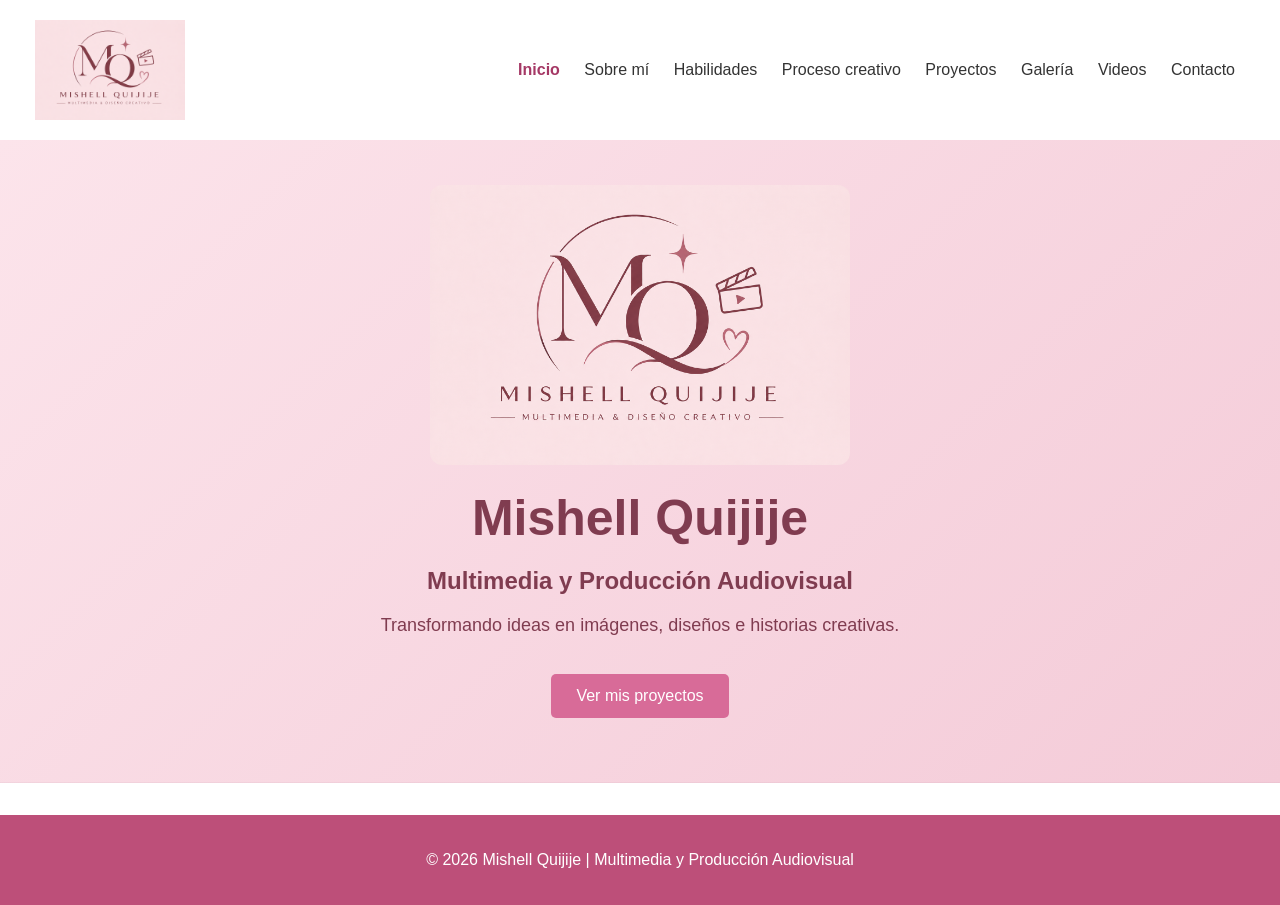
<file: index.html>
<!DOCTYPE html>
<html lang="es">
<head>
    <meta charset="UTF-8">
    <title>Mi portafolio</title>
    <meta http-equiv="refresh"
    content="0; url=Portafolio_Mishell_Multipagina/index.html">
</head>
<body>
    <a href="Portafolio_Mishell_Multipagina/index.html">
        Ver mi portafolio
    </a>
</body>
</html>
</file>
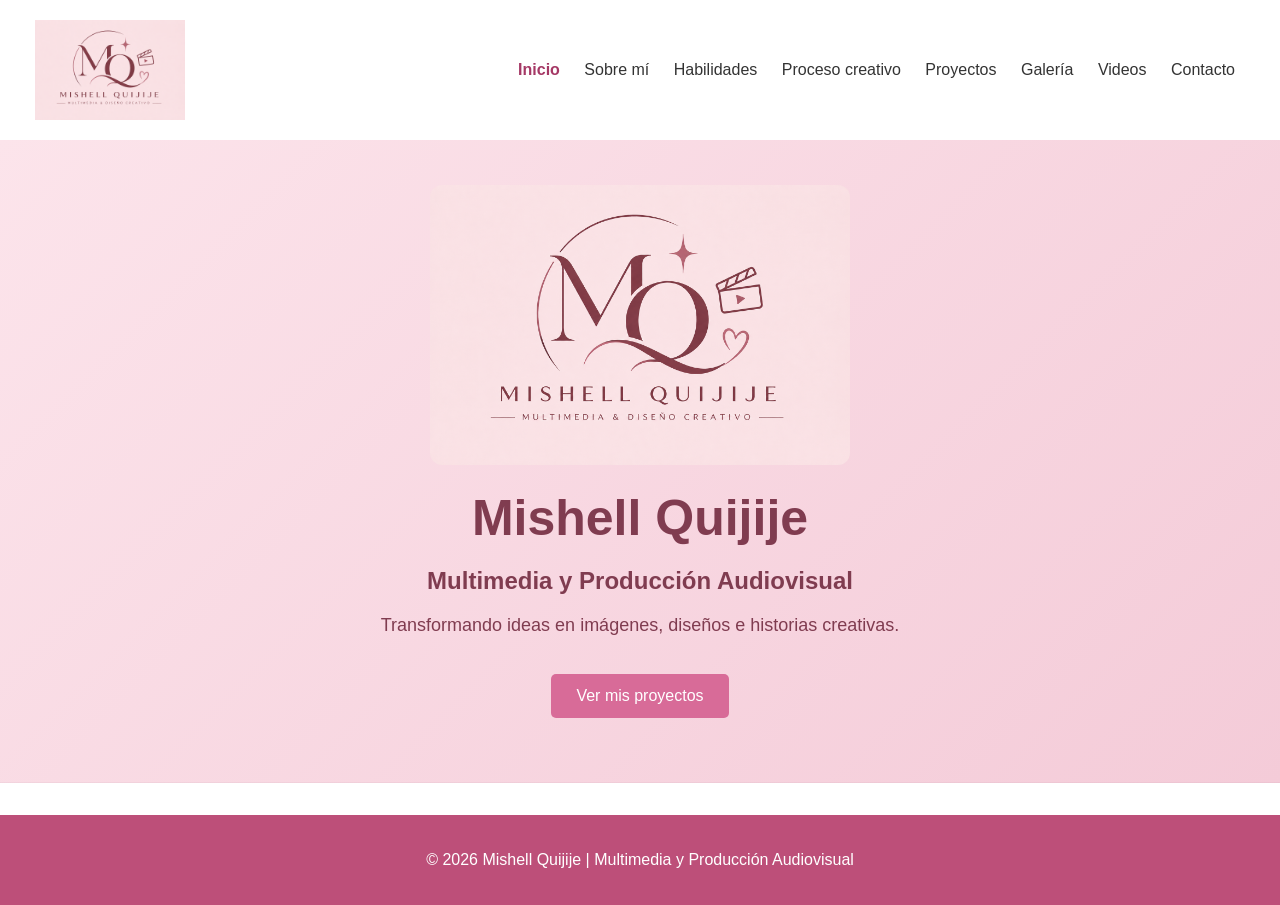
<file: Portafolio_Mishell_Multipagina/index.html>
<!DOCTYPE html>
<html lang="es">
 <head>
  <meta charset="utf-8"/>
  <meta content="width=device-width, initial-scale=1.0" name="viewport"/>
  <title>
   Inicio | Mishell Quijije
  </title>
  <link href="estilos.css" rel="stylesheet"/>
 </head>
 <body>
  <header>
   <a href="index.html">
    <img alt="Marca personal MQ" class="logo" src="assets/logo.png"/>
   </a>
   <nav>
    <a class="activo" href="index.html">
     Inicio
    </a>
    <a href="sobre-mi.html">
     Sobre mí
    </a>
    <a href="habilidades.html">
     Habilidades
    </a>
    <a href="proceso.html">
     Proceso creativo
    </a>
    <a href="proyectos.html">
     Proyectos
    </a>
    <a href="galeria.html">
     Galería
    </a>
    <a href="videos.html">
     Videos
    </a>
    <a href="contacto.html">
     Contacto
    </a>
   </nav>
  </header>
  <main>
   <section class="hero" id="inicio">
    <img alt="Identidad visual personal" class="marca" src="assets/logo.png">
     <h1>
      Mishell Quijije
     </h1>
     <h2>
      Multimedia y Producción Audiovisual
     </h2>
     <p>
      Transformando ideas en imágenes, diseños e historias creativas.
     </p>
     <a class="boton" href="proyectos.html">
      Ver mis proyectos
     </a>
    </img>
   </section>
  </main>
  <footer>
   <p>
    © 2026 Mishell Quijije | Multimedia y Producción Audiovisual
   </p>
  </footer>
 </body>
</html>
</file>
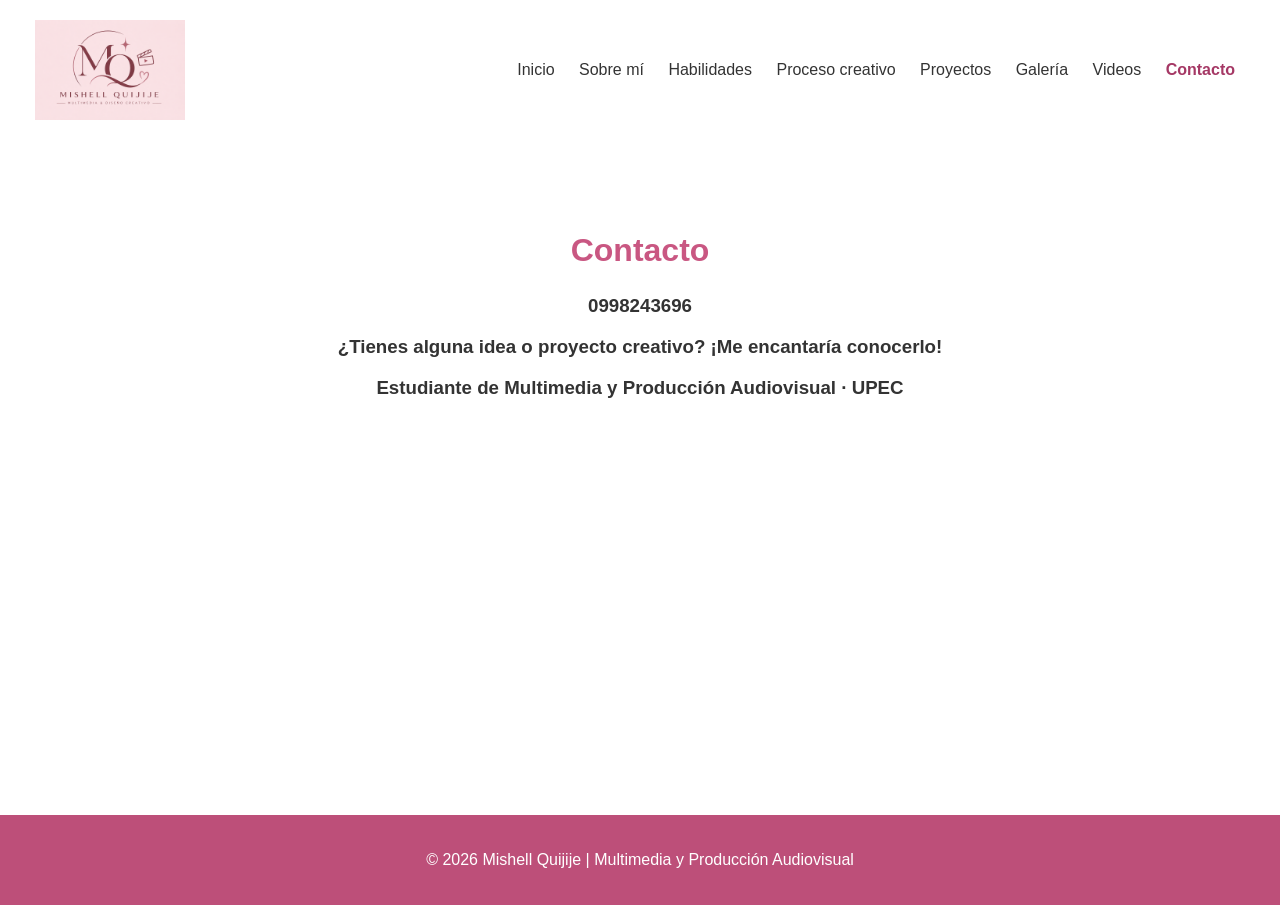
<file: Portafolio_Mishell_Multipagina/contacto.html>
<!DOCTYPE html>
<html lang="es">
 <head>
  <meta charset="utf-8"/>
  <meta content="width=device-width, initial-scale=1.0" name="viewport"/>
  <title>
   Contacto | Mishell Quijije
  </title>
  <link href="estilos.css" rel="stylesheet"/>
 </head>
 <body>
  <header>
   <a href="index.html">
    <img alt="Marca personal MQ" class="logo" src="assets/logo.png"/>
   </a>
   <nav>
    <a href="index.html">
     Inicio
    </a>
    <a href="sobre-mi.html">
     Sobre mí
    </a>
    <a href="habilidades.html">
     Habilidades
    </a>
    <a href="proceso.html">
     Proceso creativo
    </a>
    <a href="proyectos.html">
     Proyectos
    </a>
    <a href="galeria.html">
     Galería
    </a>
    <a href="videos.html">
     Videos
    </a>
    <a class="activo" href="contacto.html">
     Contacto
    </a>
   </nav>
  </header>
  <main>
   <section class="seccion" id="contacto">
    <h2>
     Contacto
    </h2>
<h3>
     0998243696

    <p>
     ¿Tienes alguna idea o proyecto creativo? ¡Me encantaría conocerlo!
    </p>
    <p>
     Estudiante de Multimedia y Producción Audiovisual · UPEC
    </p>
   </section>
  </main>
  <footer>
   <p>
    © 2026 Mishell Quijije | Multimedia y Producción Audiovisual
   </p>
  </footer>
 </body>
</html>
</file>
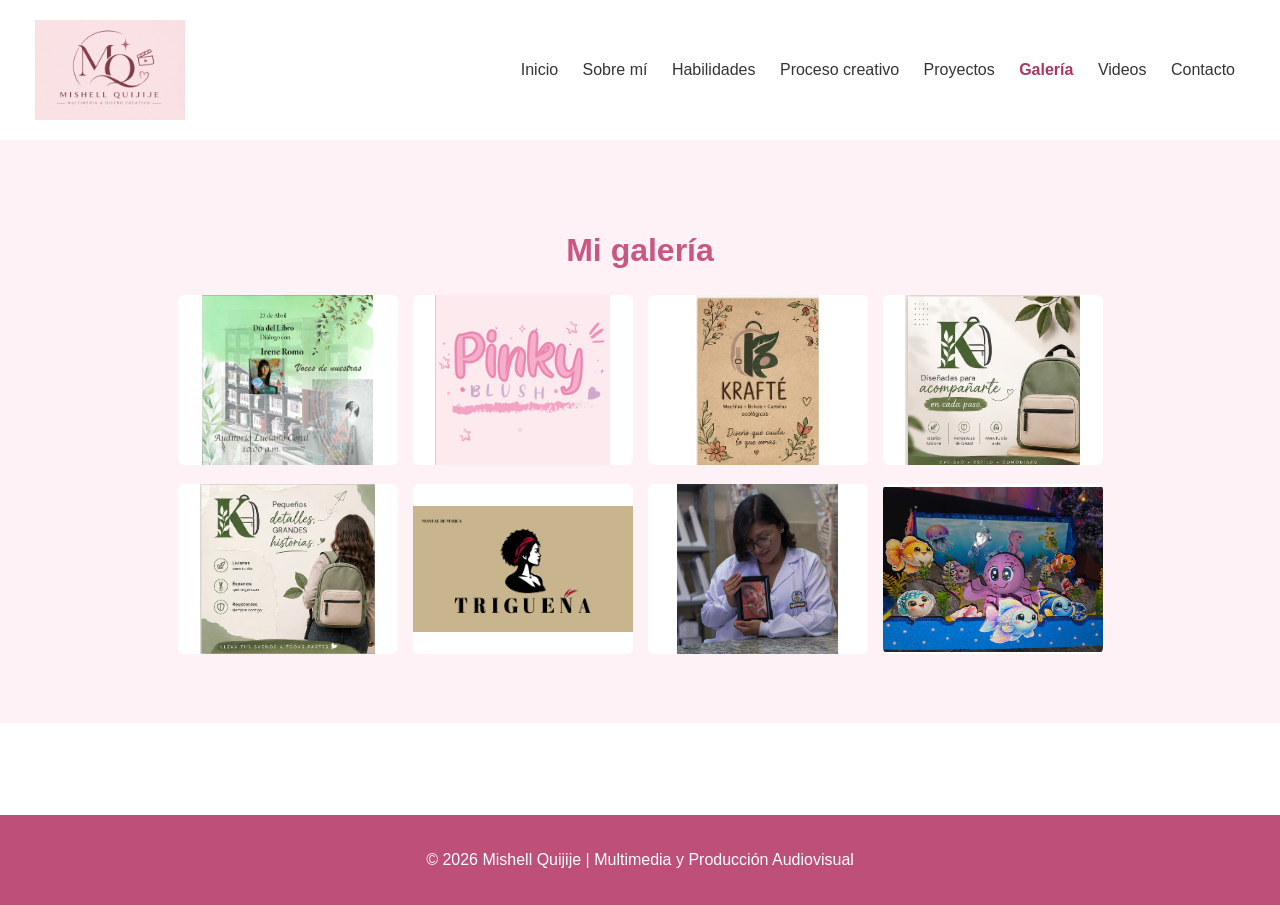
<file: Portafolio_Mishell_Multipagina/galeria.html>
<!DOCTYPE html>
<html lang="es">
 <head>
  <meta charset="utf-8"/>
  <meta content="width=device-width, initial-scale=1.0" name="viewport"/>
  <title>
   Galería | Mishell Quijije
  </title>
  <link href="estilos.css" rel="stylesheet"/>
 </head>
 <body>
  <header>
   <a href="index.html">
    <img alt="Marca personal MQ" class="logo" src="assets/logo.png"/>
   </a>
   <nav>
    <a href="index.html">
     Inicio
    </a>
    <a href="sobre-mi.html">
     Sobre mí
    </a>
    <a href="habilidades.html">
     Habilidades
    </a>
    <a href="proceso.html">
     Proceso creativo
    </a>
    <a href="proyectos.html">
     Proyectos
    </a>
    <a class="activo" href="galeria.html">
     Galería
    </a>
    <a href="videos.html">
     Videos
    </a>
    <a href="contacto.html">
     Contacto
    </a>
   </nav>
  </header>
  <main>
   <section class="seccion fondo" id="galeria">
    <h2>
     Mi galería
    </h2>
    <div class="galeria">
     <a href="assets/libro.png" target="_blank">
      <img alt="Día del Libro" src="assets/libro.png">
      </img>
     </a>
     <a href="assets/pinky.png" target="_blank">
      <img alt="Pinky Blush" src="assets/pinky.png"/>
     </a>
     <a href="assets/krafte.png" target="_blank">
      <img alt="Krafté" src="assets/krafte.png"/>
     </a>
     <a href="assets/post-krafte.png" target="_blank">
      <img alt="Krafté — Publicación 1" src="assets/post-krafte.png"/>
     </a>
     <a href="assets/post-krafte-2.png" target="_blank">
      <img alt="Krafté — Publicación 2" src="assets/post-krafte-2.png"/>
     </a>
     <a href="assets/triguena.png" target="_blank">
      <img alt="Trigueña" src="assets/triguena.png"/>
     </a>
     <a href="assets/fotografias.jpg" target="_blank">
      <img alt="Fragmentos UPEC" src="assets/fotografias.jpg"/>
     </a>
     <a href="assets/escenario.jpeg" target="_blank">
      <img alt="El pulpo lila" src="assets/escenario.jpeg"/>
     </a>
    </div>
   </section>
  </main>
  <footer>
   <p>
    © 2026 Mishell Quijije | Multimedia y Producción Audiovisual
   </p>
  </footer>
 </body>
</html>
</file>
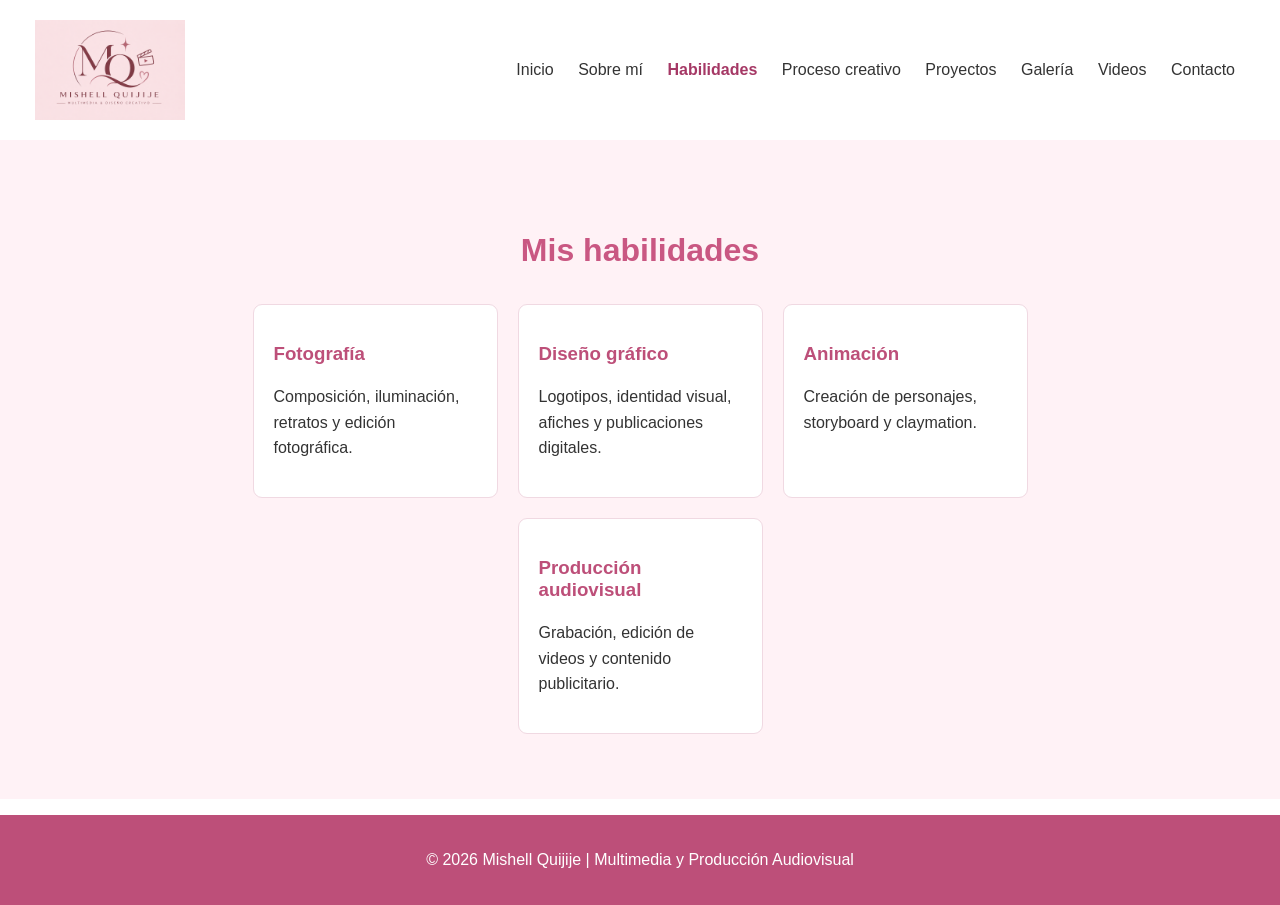
<file: Portafolio_Mishell_Multipagina/habilidades.html>
<!DOCTYPE html>
<html lang="es">
 <head>
  <meta charset="utf-8"/>
  <meta content="width=device-width, initial-scale=1.0" name="viewport"/>
  <title>
   Habilidades | Mishell Quijije
  </title>
  <link href="estilos.css" rel="stylesheet"/>
 </head>
 <body>
  <header>
   <a href="index.html">
    <img alt="Marca personal MQ" class="logo" src="assets/logo.png"/>
   </a>
   <nav>
    <a href="index.html">
     Inicio
    </a>
    <a href="sobre-mi.html">
     Sobre mí
    </a>
    <a class="activo" href="habilidades.html">
     Habilidades
    </a>
    <a href="proceso.html">
     Proceso creativo
    </a>
    <a href="proyectos.html">
     Proyectos
    </a>
    <a href="galeria.html">
     Galería
    </a>
    <a href="videos.html">
     Videos
    </a>
    <a href="contacto.html">
     Contacto
    </a>
   </nav>
  </header>
  <main>
   <section class="seccion fondo" id="habilidades">
    <h2>
     Mis habilidades
    </h2>
    <div class="contenedor">
     <div class="tarjeta">
      <h3>
       Fotografía
      </h3>
      <p>
       Composición, iluminación, retratos y edición fotográfica.
      </p>
     </div>
     <div class="tarjeta">
      <h3>
       Diseño gráfico
      </h3>
      <p>
       Logotipos, identidad visual, afiches y publicaciones digitales.
      </p>
     </div>
     <div class="tarjeta">
      <h3>
       Animación
      </h3>
      <p>
       Creación de personajes, storyboard y claymation.
      </p>
     </div>
     <div class="tarjeta">
      <h3>
       Producción audiovisual
      </h3>
      <p>
       Grabación, edición de videos y contenido publicitario.
      </p>
     </div>
    </div>
   </section>
  </main>
  <footer>
   <p>
    © 2026 Mishell Quijije | Multimedia y Producción Audiovisual
   </p>
  </footer>
 </body>
</html>
</file>
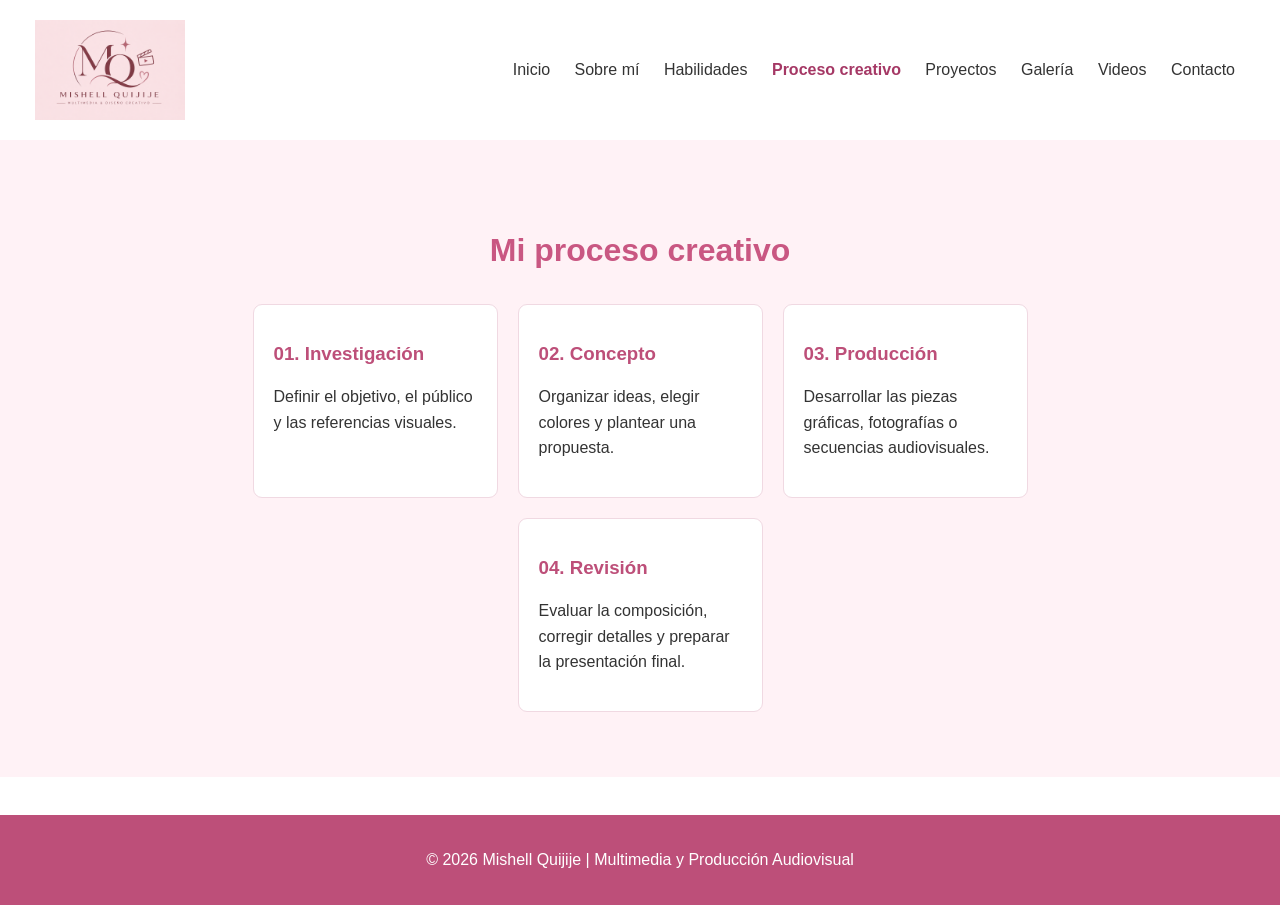
<file: Portafolio_Mishell_Multipagina/proceso.html>
<!DOCTYPE html>
<html lang="es">
 <head>
  <meta charset="utf-8"/>
  <meta content="width=device-width, initial-scale=1.0" name="viewport"/>
  <title>
   Proceso creativo | Mishell Quijije
  </title>
  <link href="estilos.css" rel="stylesheet"/>
 </head>
 <body>
  <header>
   <a href="index.html">
    <img alt="Marca personal MQ" class="logo" src="assets/logo.png"/>
   </a>
   <nav>
    <a href="index.html">
     Inicio
    </a>
    <a href="sobre-mi.html">
     Sobre mí
    </a>
    <a href="habilidades.html">
     Habilidades
    </a>
    <a class="activo" href="proceso.html">
     Proceso creativo
    </a>
    <a href="proyectos.html">
     Proyectos
    </a>
    <a href="galeria.html">
     Galería
    </a>
    <a href="videos.html">
     Videos
    </a>
    <a href="contacto.html">
     Contacto
    </a>
   </nav>
  </header>
  <main>
   <section class="seccion fondo" id="proceso">
    <h2>
     Mi proceso creativo
    </h2>
    <div class="contenedor">
     <article class="tarjeta">
      <h3>
       01. Investigación
      </h3>
      <p>
       Definir el objetivo, el público y las referencias visuales.
      </p>
     </article>
     <article class="tarjeta">
      <h3>
       02. Concepto
      </h3>
      <p>
       Organizar ideas, elegir colores y plantear una propuesta.
      </p>
     </article>
     <article class="tarjeta">
      <h3>
       03. Producción
      </h3>
      <p>
       Desarrollar las piezas gráficas, fotografías o secuencias audiovisuales.
      </p>
     </article>
     <article class="tarjeta">
      <h3>
       04. Revisión
      </h3>
      <p>
       Evaluar la composición, corregir detalles y preparar la presentación final.
      </p>
     </article>
    </div>
   </section>
  </main>
  <footer>
   <p>
    © 2026 Mishell Quijije | Multimedia y Producción Audiovisual
   </p>
  </footer>
 </body>
</html>
</file>
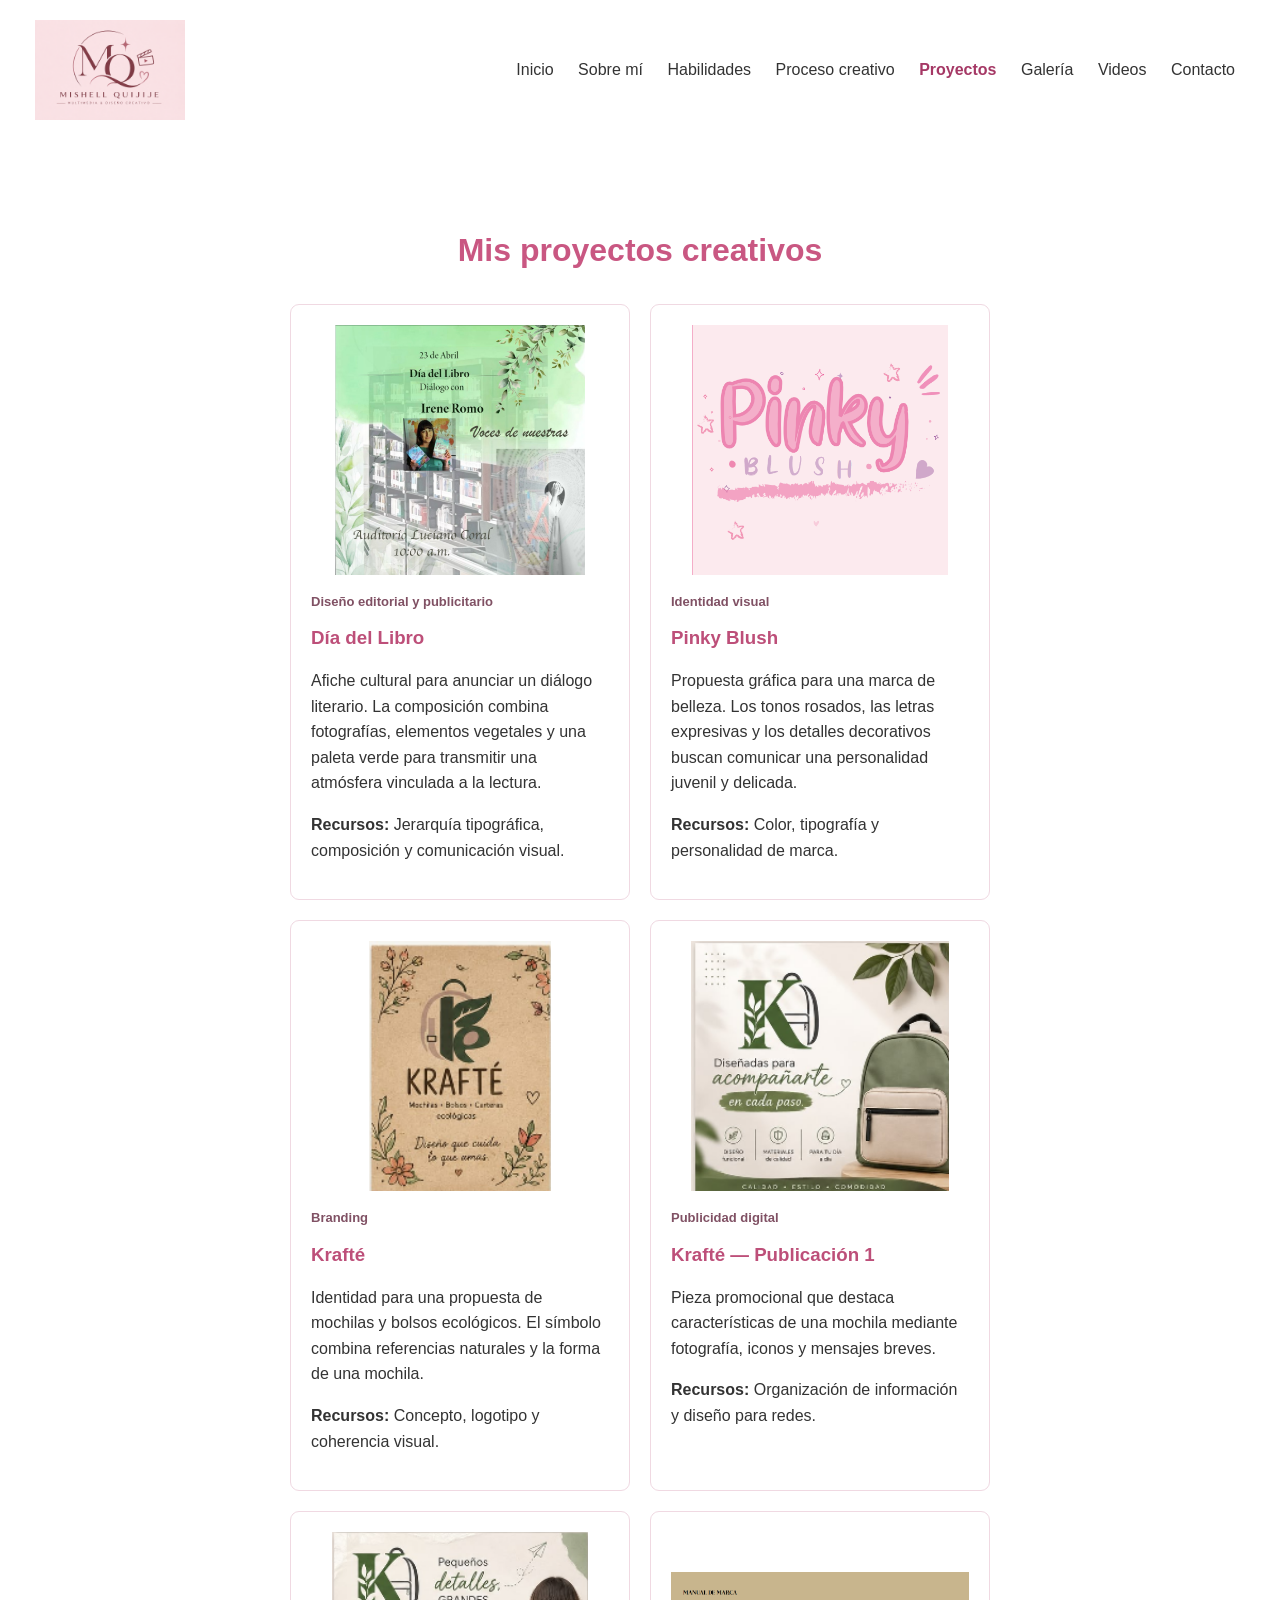
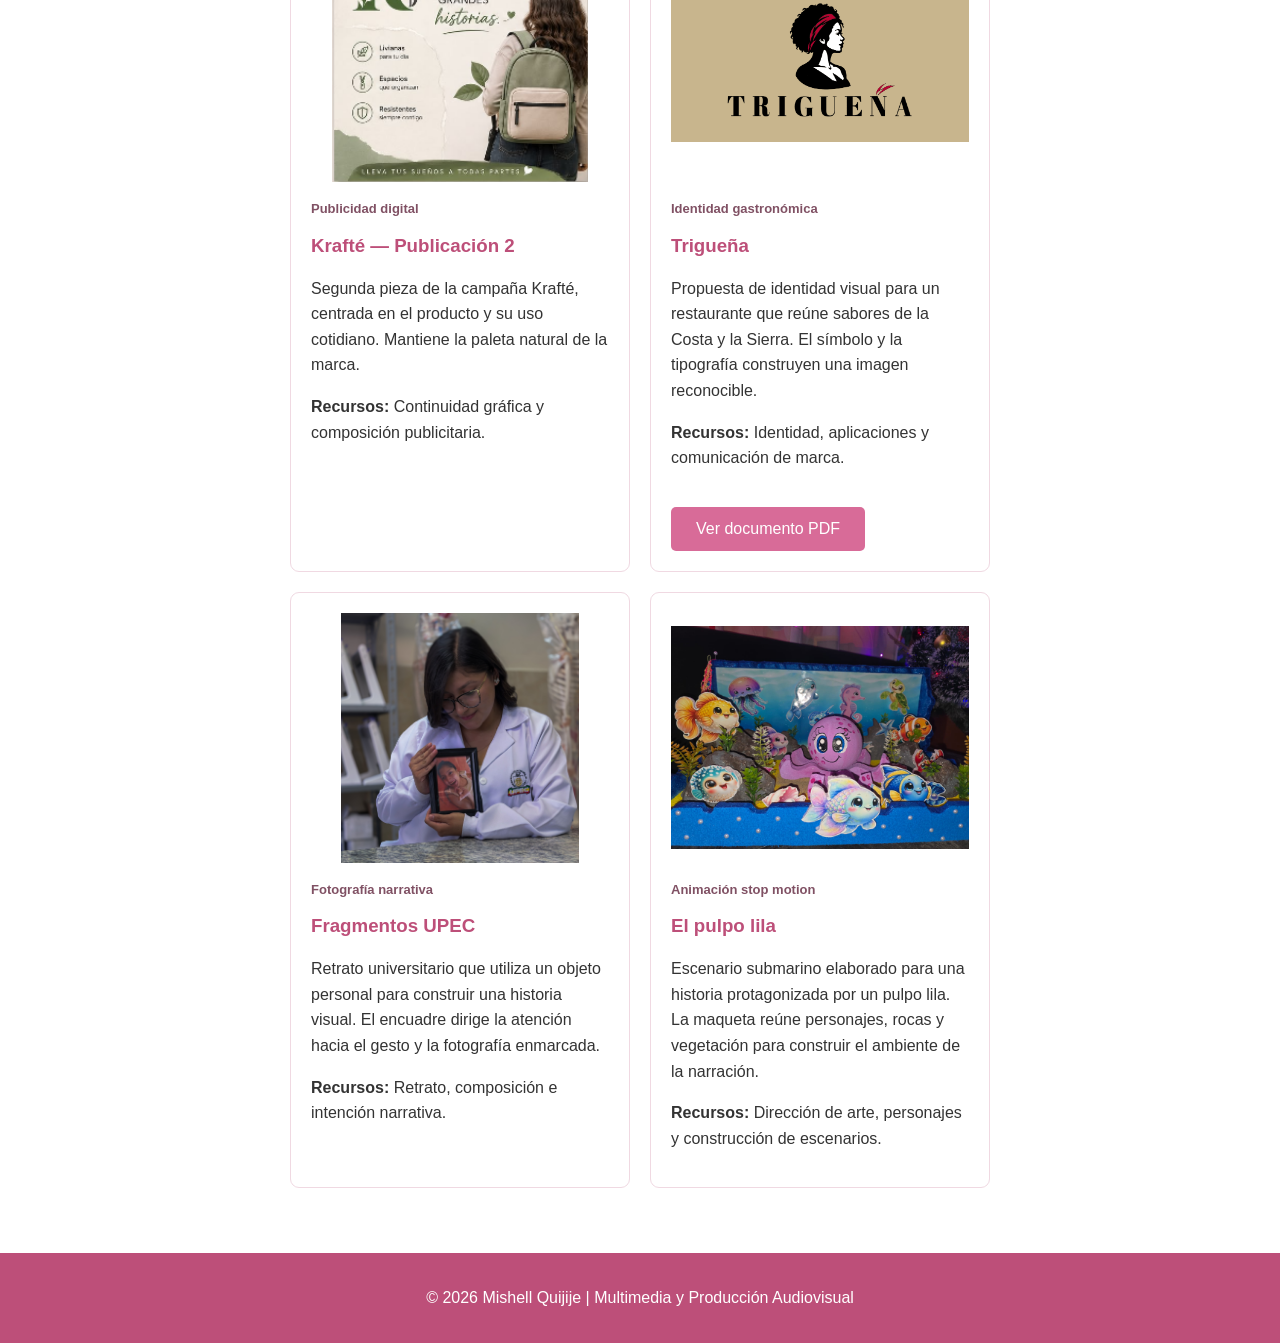
<file: Portafolio_Mishell_Multipagina/proyectos.html>
<!DOCTYPE html>
<html lang="es">
 <head>
  <meta charset="utf-8"/>
  <meta content="width=device-width, initial-scale=1.0" name="viewport"/>
  <title>
   Proyectos | Mishell Quijije
  </title>
  <link href="estilos.css" rel="stylesheet"/>
 </head>
 <body>
  <header>
   <a href="index.html">
    <img alt="Marca personal MQ" class="logo" src="assets/logo.png"/>
   </a>
   <nav>
    <a href="index.html">
     Inicio
    </a>
    <a href="sobre-mi.html">
     Sobre mí
    </a>
    <a href="habilidades.html">
     Habilidades
    </a>
    <a href="proceso.html">
     Proceso creativo
    </a>
    <a class="activo" href="proyectos.html">
     Proyectos
    </a>
    <a href="galeria.html">
     Galería
    </a>
    <a href="videos.html">
     Videos
    </a>
    <a href="contacto.html">
     Contacto
    </a>
   </nav>
  </header>
  <main>
   <section class="seccion" id="proyectos">
    <h2>
     Mis proyectos creativos
    </h2>
    <div class="contenedor">
     <article class="proyecto">
      <a href="assets/libro.png" target="_blank">
       <img alt="Día del Libro" src="assets/libro.png">
       </img>
      </a>
      <span class="categoria">
       Diseño editorial y publicitario
      </span>
      <h3>
       Día del Libro
      </h3>
      <p>
       Afiche cultural para anunciar un diálogo literario. La composición combina fotografías, elementos vegetales y una paleta verde para transmitir una atmósfera vinculada a la lectura.
      </p>
      <p>
       <strong>
        Recursos:
       </strong>
       Jerarquía tipográfica, composición y comunicación visual.
      </p>
     </article>
     <article class="proyecto">
      <a href="assets/pinky.png" target="_blank">
       <img alt="Pinky Blush" src="assets/pinky.png"/>
      </a>
      <span class="categoria">
       Identidad visual
      </span>
      <h3>
       Pinky Blush
      </h3>
      <p>
       Propuesta gráfica para una marca de belleza. Los tonos rosados, las letras expresivas y los detalles decorativos buscan comunicar una personalidad juvenil y delicada.
      </p>
      <p>
       <strong>
        Recursos:
       </strong>
       Color, tipografía y personalidad de marca.
      </p>
     </article>
     <article class="proyecto">
      <a href="assets/krafte.png" target="_blank">
       <img alt="Krafté" src="assets/krafte.png"/>
      </a>
      <span class="categoria">
       Branding
      </span>
      <h3>
       Krafté
      </h3>
      <p>
       Identidad para una propuesta de mochilas y bolsos ecológicos. El símbolo combina referencias naturales y la forma de una mochila.
      </p>
      <p>
       <strong>
        Recursos:
       </strong>
       Concepto, logotipo y coherencia visual.
      </p>
     </article>
     <article class="proyecto">
      <a href="assets/post-krafte.png" target="_blank">
       <img alt="Krafté — Publicación 1" src="assets/post-krafte.png"/>
      </a>
      <span class="categoria">
       Publicidad digital
      </span>
      <h3>
       Krafté — Publicación 1
      </h3>
      <p>
       Pieza promocional que destaca características de una mochila mediante fotografía, iconos y mensajes breves.
      </p>
      <p>
       <strong>
        Recursos:
       </strong>
       Organización de información y diseño para redes.
      </p>
     </article>
     <article class="proyecto">
      <a href="assets/post-krafte-2.png" target="_blank">
       <img alt="Krafté — Publicación 2" src="assets/post-krafte-2.png"/>
      </a>
      <span class="categoria">
       Publicidad digital
      </span>
      <h3>
       Krafté — Publicación 2
      </h3>
      <p>
       Segunda pieza de la campaña Krafté, centrada en el producto y su uso cotidiano. Mantiene la paleta natural de la marca.
      </p>
      <p>
       <strong>
        Recursos:
       </strong>
       Continuidad gráfica y composición publicitaria.
      </p>
     </article>
     <article class="proyecto">
      <a href="assets/triguena.png" target="_blank">
       <img alt="Trigueña" src="assets/triguena.png"/>
      </a>
      <span class="categoria">
       Identidad gastronómica
      </span>
      <h3>
       Trigueña
      </h3>
      <p>
       Propuesta de identidad visual para un restaurante que reúne sabores de la Costa y la Sierra. El símbolo y la tipografía construyen una imagen reconocible.
      </p>
      <p>
       <strong>
        Recursos:
       </strong>
       Identidad, aplicaciones y comunicación de marca.
      </p>
      <a class="boton" href="assets/manual.pdf" rel="noopener" target="_blank">
       Ver documento PDF
      </a>
     </article>
     <article class="proyecto">
      <a href="assets/fotografias.jpg" target="_blank">
       <img alt="Fragmentos UPEC" src="assets/fotografias.jpg"/>
      </a>
      <span class="categoria">
       Fotografía narrativa
      </span>
      <h3>
       Fragmentos UPEC
      </h3>
      <p>
       Retrato universitario que utiliza un objeto personal para construir una historia visual. El encuadre dirige la atención hacia el gesto y la fotografía enmarcada.
      </p>
      <p>
       <strong>
        Recursos:
       </strong>
       Retrato, composición e intención narrativa.
      </p>
     </article>
     <article class="proyecto">
      <a href="assets/escenario.jpeg" target="_blank">
       <img alt="El pulpo lila" src="assets/escenario.jpeg"/>
      </a>
      <span class="categoria">
       Animación stop motion
      </span>
      <h3>
       El pulpo lila
      </h3>
      <p>
       Escenario submarino elaborado para una historia protagonizada por un pulpo lila. La maqueta reúne personajes, rocas y vegetación para construir el ambiente de la narración.
      </p>
      <p>
       <strong>
        Recursos:
       </strong>
       Dirección de arte, personajes y construcción de escenarios.
      </p>
     </article>
    </div>
   </section>
  </main>
  <footer>
   <p>
    © 2026 Mishell Quijije | Multimedia y Producción Audiovisual
   </p>
  </footer>
 </body>
</html>
</file>
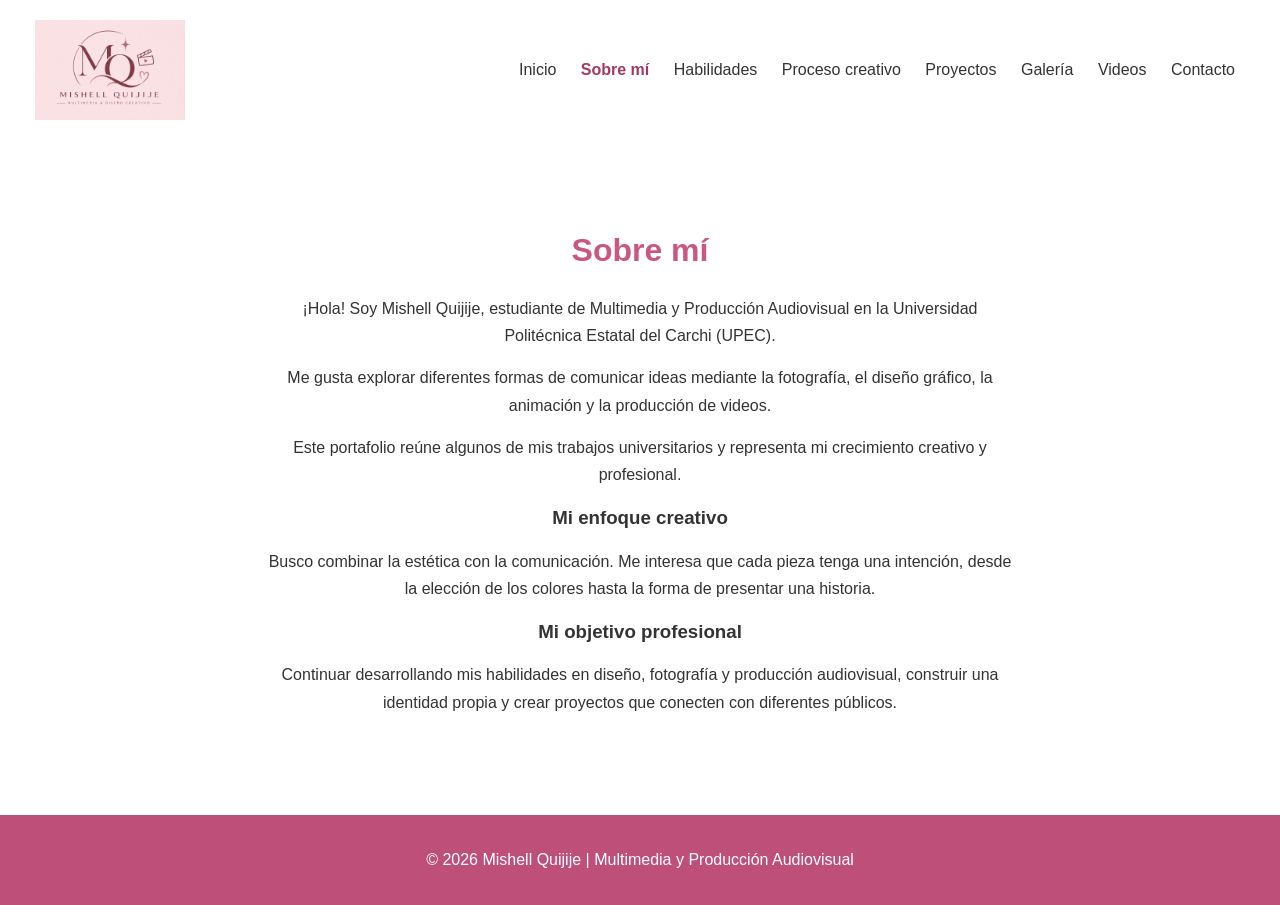
<file: Portafolio_Mishell_Multipagina/sobre-mi.html>
<!DOCTYPE html>
<html lang="es">
 <head>
  <meta charset="utf-8"/>
  <meta content="width=device-width, initial-scale=1.0" name="viewport"/>
  <title>
   Sobre mí | Mishell Quijije
  </title>
  <link href="estilos.css" rel="stylesheet"/>
 </head>
 <body>
  <header>
   <a href="index.html">
    <img alt="Marca personal MQ" class="logo" src="assets/logo.png"/>
   </a>
   <nav>
    <a href="index.html">
     Inicio
    </a>
    <a class="activo" href="sobre-mi.html">
     Sobre mí
    </a>
    <a href="habilidades.html">
     Habilidades
    </a>
    <a href="proceso.html">
     Proceso creativo
    </a>
    <a href="proyectos.html">
     Proyectos
    </a>
    <a href="galeria.html">
     Galería
    </a>
    <a href="videos.html">
     Videos
    </a>
    <a href="contacto.html">
     Contacto
    </a>
   </nav>
  </header>
  <main>
   <section class="seccion" id="sobre-mi">
    <h2>
     Sobre mí
    </h2>
    <p>
     ¡Hola! Soy Mishell Quijije, estudiante de Multimedia y Producción Audiovisual en la Universidad Politécnica Estatal del Carchi (UPEC).
    </p>
    <p>
     Me gusta explorar diferentes formas de comunicar ideas mediante la fotografía, el diseño gráfico, la animación y la producción de videos.
    </p>
    <p>
     Este portafolio reúne algunos de mis trabajos universitarios y representa mi crecimiento creativo y profesional.
    </p>
    <h3>
     Mi enfoque creativo
    </h3>
    <p>
     Busco combinar la estética con la comunicación. Me interesa que cada pieza tenga una intención, desde la elección de los colores hasta la forma de presentar una historia.
    </p>
    <h3>
     Mi objetivo profesional
    </h3>
    <p>
     Continuar desarrollando mis habilidades en diseño, fotografía y producción audiovisual, construir una identidad propia y crear proyectos que conecten con diferentes públicos.
    </p>
   </section>
  </main>
  <footer>
   <p>
    © 2026 Mishell Quijije | Multimedia y Producción Audiovisual
   </p>
  </footer>
 </body>
</html>
</file>
<file: Portafolio_Mishell_Multipagina/estilos.css>
* {
    box-sizing: border-box;
   
}
html {
    scroll-behavior: smooth;
   
}
body {
    margin: 0;
    font-family: Arial, sans-serif;
    color: #333;
    background: white;
   
}
header {
    background: white;
    padding: 20px 35px;
    display: flex;
    justify-content: space-between;
    align-items: center;
    flex-wrap: wrap;
    gap: 15px;
   
}
header h2 {
    color: #c95782;
    margin: 0;
   
}
nav a {
    color: #333;
    text-decoration: none;
    margin: 0 10px;
   
}
nav a:hover {
    color: #c95782;
   
}
.hero {
    min-height: 500px;
    padding: 140px 25px;
    text-align: center;
    color: white;
    background-image: linear-gradient(135deg, #fce4eb, #f4cbd8);
    background-color: #ad8294;
    background-size: cover;
    background-position: center;
   
}
.hero h1 {
    font-size: 50px;
    margin: 0 0 15px;
   
}
.hero h2 {
    font-size: 24px;
   
}
.hero p {
    font-size: 18px;
   
}
.boton {
    display: inline-block;
    margin-top: 20px;
    padding: 13px 25px;
    background: #d86b98;
    color: white;
    text-decoration: none;
    border-radius: 5px;
   
}
.boton:hover {
    background: #b94b78;
   
}
.seccion {
    padding: 65px 10%;
    text-align: center;
   
}
.seccion h2 {
    font-size: 32px;
    color: #c95782;
   
}
.seccion > p {
    max-width: 750px;
    margin: 15px auto;
    line-height: 1.7;
   
}
.fondo {
    background: #fff2f6;
   
}
.contenedor {
    display: flex;
    flex-wrap: wrap;
    justify-content: center;
    gap: 20px;
    margin-top: 35px;
   
}
.tarjeta, .proyecto {
    width: 245px;
    background: white;
    border: 1px solid #f0d9e2;
    border-radius: 9px;
    padding: 20px;
    text-align: left;
   
}
.tarjeta h3, .proyecto h3 {
    color: #bd4f79;
   
}
.tarjeta p, .proyecto p {
    line-height: 1.6;
   
}
.proyecto img {
    width: 100%;
    height: 165px;
    object-fit: cover;
    border-radius: 5px;
   
}
.galeria {
    display: flex;
    flex-wrap: wrap;
    justify-content: center;
    gap: 15px;
    margin-top: 25px;
   
}
.galeria img {
    width: 220px;
    height: 170px;
    object-fit: cover;
    border-radius: 6px;
   
}
footer {
    background: #bd4f79;
    color: white;
    text-align: center;
    padding: 20px;
   
}
@media (max-width: 650px) {
    header {
    justify-content: center;
    text-align: center;
   
} nav a {
    display: inline-block;
    margin: 6px;
   
} .hero h1 {
    font-size: 36px;
   
} .hero {
    padding: 110px 20px;
   
} .seccion {
    padding: 45px 20px;
   
}
}

.proyecto {
    width: 300px;
   
}
.proyecto img {
    height: 250px;
    object-fit: contain;
   
}
.proyecto video {
    width: 100%;
    height: 250px;
    background: #222;
   
}

.hero {
    color: #803c50;
    padding: 45px 20px 65px;
   
}
.logo {
    width: 150px;
    display:block;
   
}
.marca {
    width: min(420px, 90%);
    border-radius: 12px;
    margin-bottom: 20px;
   
}
.proyecto {
    max-width: 100%;
   
}
.proyecto video {
    object-fit: contain;
   
}
.galeria img {
    object-fit: contain;
    background: white;
   
}

.categoria {
    display:block;
    color:#805164;
    font-size:13px;
    margin-top:15px;
    font-weight:bold;
   
}
.proyecto {
    width:340px;
   
}
.proyecto video {
    border-radius:6px;
   
}

nav a.activo {
    color: #a53865;
    font-weight: bold;
   
}
main {
    min-height: 75vh;
   
}
.proyecto video {
    height: auto;
    max-height: 450px;
   
}
nav {
    line-height: 2.2;
   
}
</file>
